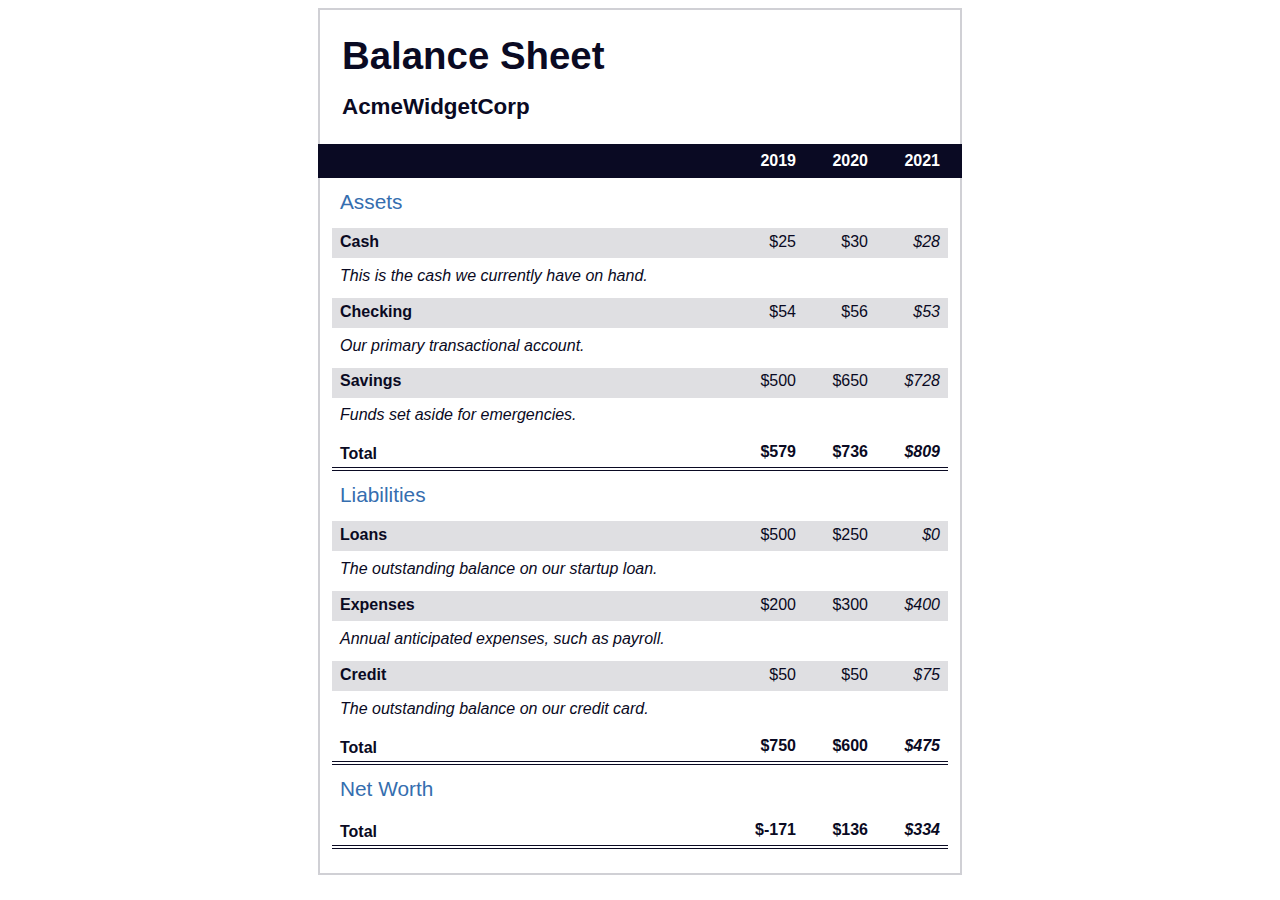
<file: IntroWebDev/BalanceSheet/index.html>
<!DOCTYPE html>
<html lang="en">
  <head>
    <meta charset="UTF-8" />
    <meta name="viewport" content="width=device-width, initial-scale=1.0" />
    <title>Balance Sheet</title>
    <link rel="stylesheet" href="./styles.css" />
  </head>
  <body>
    <main>
      <section>
        <h1>
          <span class="flex">
            <span>AcmeWidgetCorp</span>
            <span>Balance Sheet</span>
          </span>
        </h1>
        <div id="years" aria-hidden="true">
          <span class="year">2019</span>
          <span class="year">2020</span>
          <span class="year">2021</span>
        </div>
        <div class="table-wrap">
          <table>
            <caption>
              Assets
            </caption>
            <thead>
              <tr>
                <td></td>
                <th><span class="sr-only year">2019</span></th>
                <th><span class="sr-only year">2020</span></th>
                <th class="current"><span class="sr-only year">2021</span></th>
              </tr>
            </thead>
            <tbody>
              <tr class="data">
                <th>
                  Cash
                  <span class="description"
                    >This is the cash we currently have on hand.</span
                  >
                </th>
                <td>$25</td>
                <td>$30</td>
                <td class="current">$28</td>
              </tr>
              <tr class="data">
                <th>
                  Checking
                  <span class="description"
                    >Our primary transactional account.</span
                  >
                </th>
                <td>$54</td>
                <td>$56</td>
                <td class="current">$53</td>
              </tr>
              <tr class="data">
                <th>
                  Savings
                  <span class="description"
                    >Funds set aside for emergencies.</span
                  >
                </th>
                <td>$500</td>
                <td>$650</td>
                <td class="current">$728</td>
              </tr>
              <tr class="total">
                <th>Total <span class="sr-only">Assets</span></th>
                <td>$579</td>
                <td>$736</td>
                <td class="current">$809</td>
              </tr>
            </tbody>
          </table>
          <table>
            <caption>
              Liabilities
            </caption>
            <thead>
              <tr>
                <td></td>
                <th><span class="sr-only">2019</span></th>
                <th><span class="sr-only">2020</span></th>
                <th><span class="sr-only">2021</span></th>
              </tr>
            </thead>
            <tbody>
              <tr class="data">
                <th>
                  Loans
                  <span class="description"
                    >The outstanding balance on our startup loan.</span
                  >
                </th>
                <td>$500</td>
                <td>$250</td>
                <td class="current">$0</td>
              </tr>
              <tr class="data">
                <th>
                  Expenses
                  <span class="description"
                    >Annual anticipated expenses, such as payroll.</span
                  >
                </th>
                <td>$200</td>
                <td>$300</td>
                <td class="current">$400</td>
              </tr>
              <tr class="data">
                <th>
                  Credit
                  <span class="description"
                    >The outstanding balance on our credit card.</span
                  >
                </th>
                <td>$50</td>
                <td>$50</td>
                <td class="current">$75</td>
              </tr>
              <tr class="total">
                <th>Total <span class="sr-only">Liabilities</span></th>
                <td>$750</td>
                <td>$600</td>
                <td class="current">$475</td>
              </tr>
            </tbody>
          </table>
          <table>
            <caption>
              Net Worth
            </caption>
            <thead>
              <tr>
                <td></td>
                <th><span class="sr-only">2019</span></th>
                <th><span class="sr-only">2020</span></th>
                <th><span class="sr-only">2021</span></th>
              </tr>
            </thead>
            <tbody>
              <tr class="total">
                <th>Total <span class="sr-only">Net Worth</span></th>
                <td>$-171</td>
                <td>$136</td>
                <td class="current">$334</td>
              </tr>
            </tbody>
          </table>
        </div>
      </section>
    </main>
  </body>
</html>
</file>
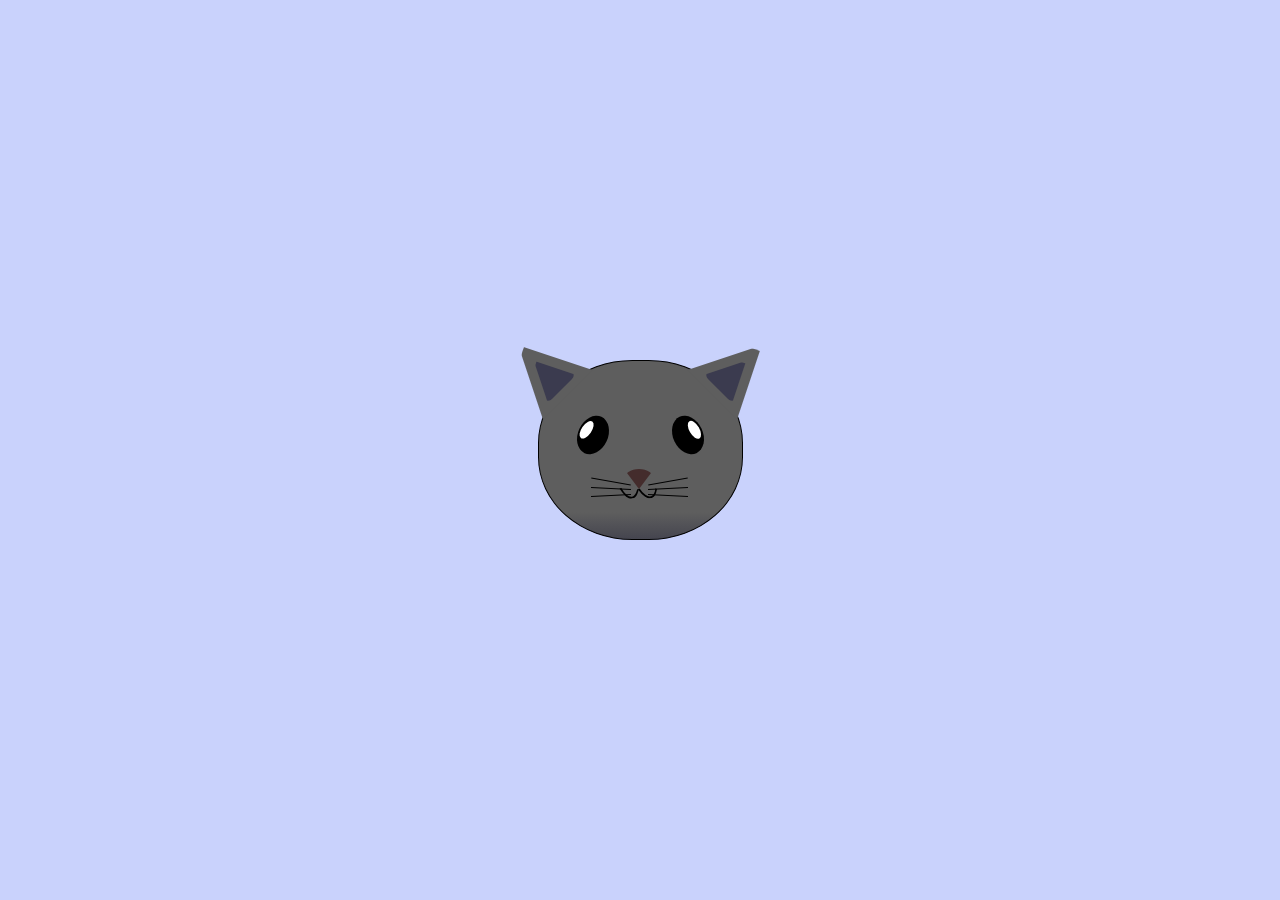
<file: IntroWebDev/CatPhoto/index.html>
<!DOCTYPE html>
<html lang="en">
  <head>
    <meta charset="UTF-8" />
    <title>fCC Cat Painting</title>
    <link rel="stylesheet" href="./styles.css" />
  </head>
  <body>
    <main>
      <div class="cat-head">
        <div class="cat-ears">
          <div class="cat-left-ear">
            <div class="cat-left-inner-ear"></div>
          </div>
          <div class="cat-right-ear">
            <div class="cat-right-inner-ear"></div>
          </div>
        </div>

        <div class="cat-eyes">
          <div class="cat-left-eye">
            <div class="cat-left-inner-eye"></div>
          </div>
          <div class="cat-right-eye">
            <div class="cat-right-inner-eye"></div>
          </div>
        </div>

        <div class="cat-nose"></div>

        <div class="cat-mouth">
          <div class="cat-mouth-line-left"></div>
          <div class="cat-mouth-line-right"></div>
        </div>

        <div class="cat-whiskers">
          <div class="cat-whiskers-left">
            <div class="cat-whisker-left-top"></div>
            <div class="cat-whisker-left-middle"></div>
            <div class="cat-whisker-left-bottom"></div>
          </div>
          <div class="cat-whiskers-right">
            <div class="cat-whisker-right-top"></div>
            <div class="cat-whisker-right-middle"></div>
            <div class="cat-whisker-right-bottom"></div>
          </div>
        </div>
      </div>
    </main>
  </body>
</html>
</file>
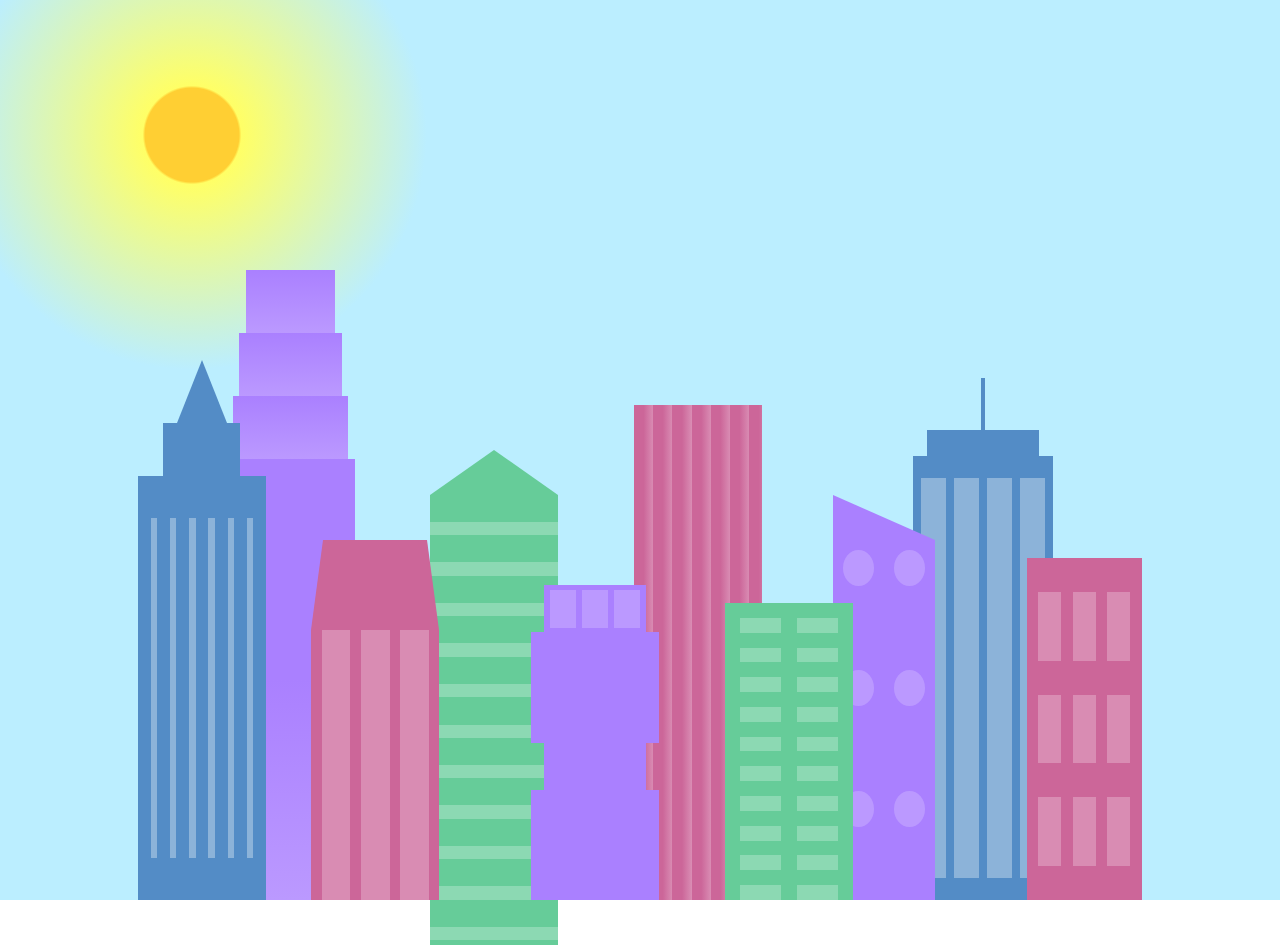
<file: IntroWebDev/CitySkyline/index.html>
<!DOCTYPE html>
<html lang="en">
  <head>
    <meta charset="UTF-8" />
    <title>City Skyline</title>
    <link href="styles.css" rel="stylesheet" />
  </head>

  <body>
    <div class="background-buildings sky">
      <div></div>
      <div></div>
      <div class="bb1 building-wrap">
        <div class="bb1a bb1-window"></div>
        <div class="bb1b bb1-window"></div>
        <div class="bb1c bb1-window"></div>
        <div class="bb1d"></div>
      </div>
      <div class="bb2">
        <div class="bb2a"></div>
        <div class="bb2b"></div>
      </div>
      <div class="bb3"></div>
      <div></div>
      <div class="bb4 building-wrap">
        <div class="bb4a"></div>
        <div class="bb4b"></div>
        <div class="bb4c window-wrap">
          <div class="bb4-window"></div>
          <div class="bb4-window"></div>
          <div class="bb4-window"></div>
          <div class="bb4-window"></div>
        </div>
      </div>
      <div></div>
      <div></div>
    </div>

    <div class="foreground-buildings">
      <div></div>
      <div></div>
      <div class="fb1 building-wrap">
        <div class="fb1a"></div>
        <div class="fb1b"></div>
        <div class="fb1c"></div>
      </div>
      <div class="fb2">
        <div class="fb2a"></div>
        <div class="fb2b window-wrap">
          <div class="fb2-window"></div>
          <div class="fb2-window"></div>
          <div class="fb2-window"></div>
        </div>
      </div>
      <div></div>
      <div class="fb3 building-wrap">
        <div class="fb3a window-wrap">
          <div class="fb3-window"></div>
          <div class="fb3-window"></div>
          <div class="fb3-window"></div>
        </div>
        <div class="fb3b"></div>
        <div class="fb3a"></div>
        <div class="fb3b"></div>
      </div>
      <div class="fb4">
        <div class="fb4a"></div>
        <div class="fb4b">
          <div class="fb4-window"></div>
          <div class="fb4-window"></div>
          <div class="fb4-window"></div>
          <div class="fb4-window"></div>
          <div class="fb4-window"></div>
          <div class="fb4-window"></div>
        </div>
      </div>
      <div class="fb5"></div>
      <div class="fb6"></div>
      <div></div>
      <div></div>
    </div>
  </body>
</html>
</file>
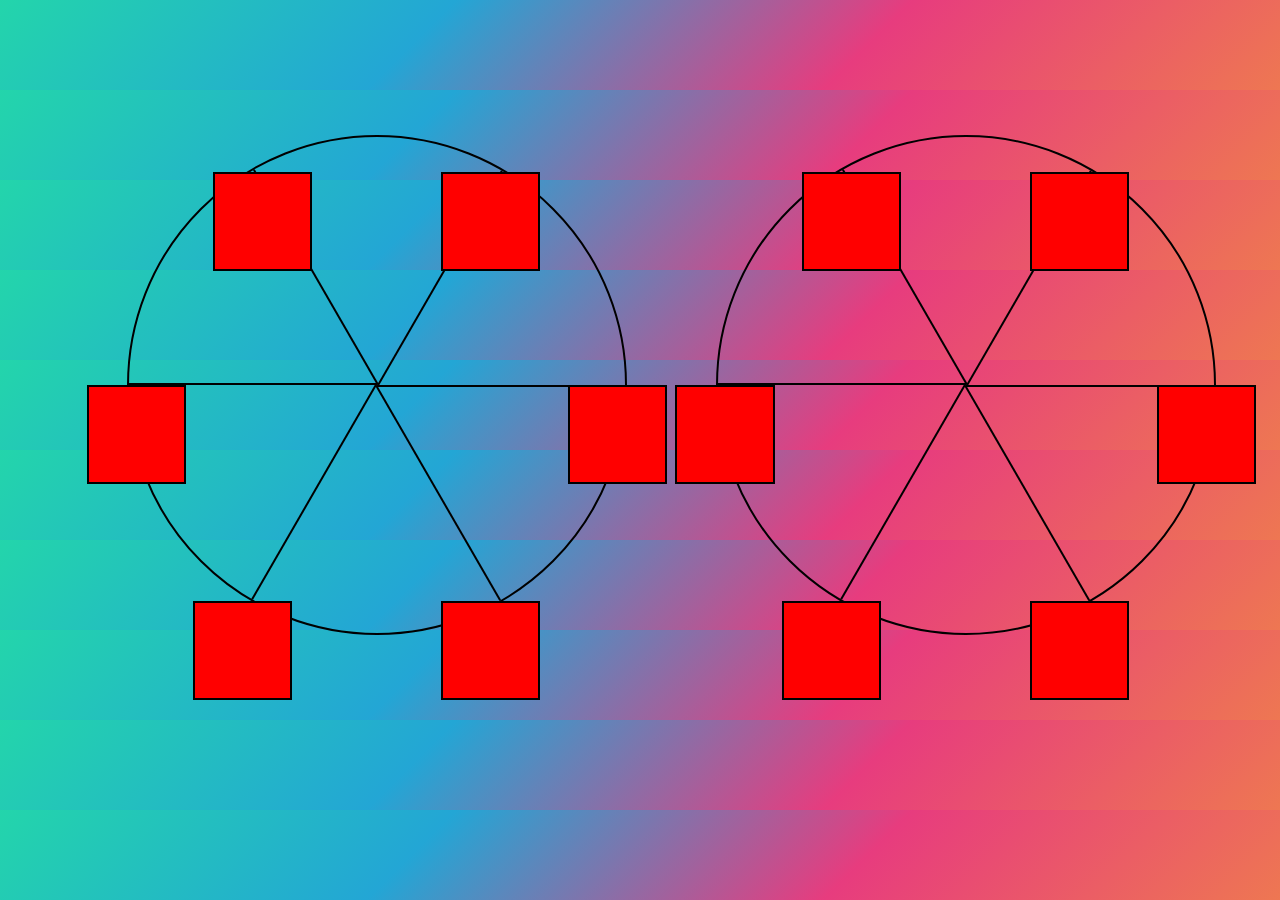
<file: IntroWebDev/FerrisWheel/index.html>
<!DOCTYPE html>
<html lang="en">
  <head>
    <meta charset="UTF-8" />
    <title>Ferris Wheel</title>
    <link rel="stylesheet" href="./styles.css" />
  </head>
  <body>
    <div class="wheel wheel-1">
      <span class="line"></span>
      <span class="line"></span>
      <span class="line"></span>
      <span class="line"></span>
      <span class="line"></span>
      <span class="line"></span>

      <div class="cabin"></div>
      <div class="cabin"></div>
      <div class="cabin"></div>
      <div class="cabin"></div>
      <div class="cabin"></div>
      <div class="cabin"></div>
    </div>

    <div class="wheel wheel-2">
      <span class="line"></span>
      <span class="line"></span>
      <span class="line"></span>
      <span class="line"></span>
      <span class="line"></span>
      <span class="line"></span>

      <div class="cabin"></div>
      <div class="cabin"></div>
      <div class="cabin"></div>
      <div class="cabin"></div>
      <div class="cabin"></div>
      <div class="cabin"></div>
    </div>
  </body>
</html>
</file>
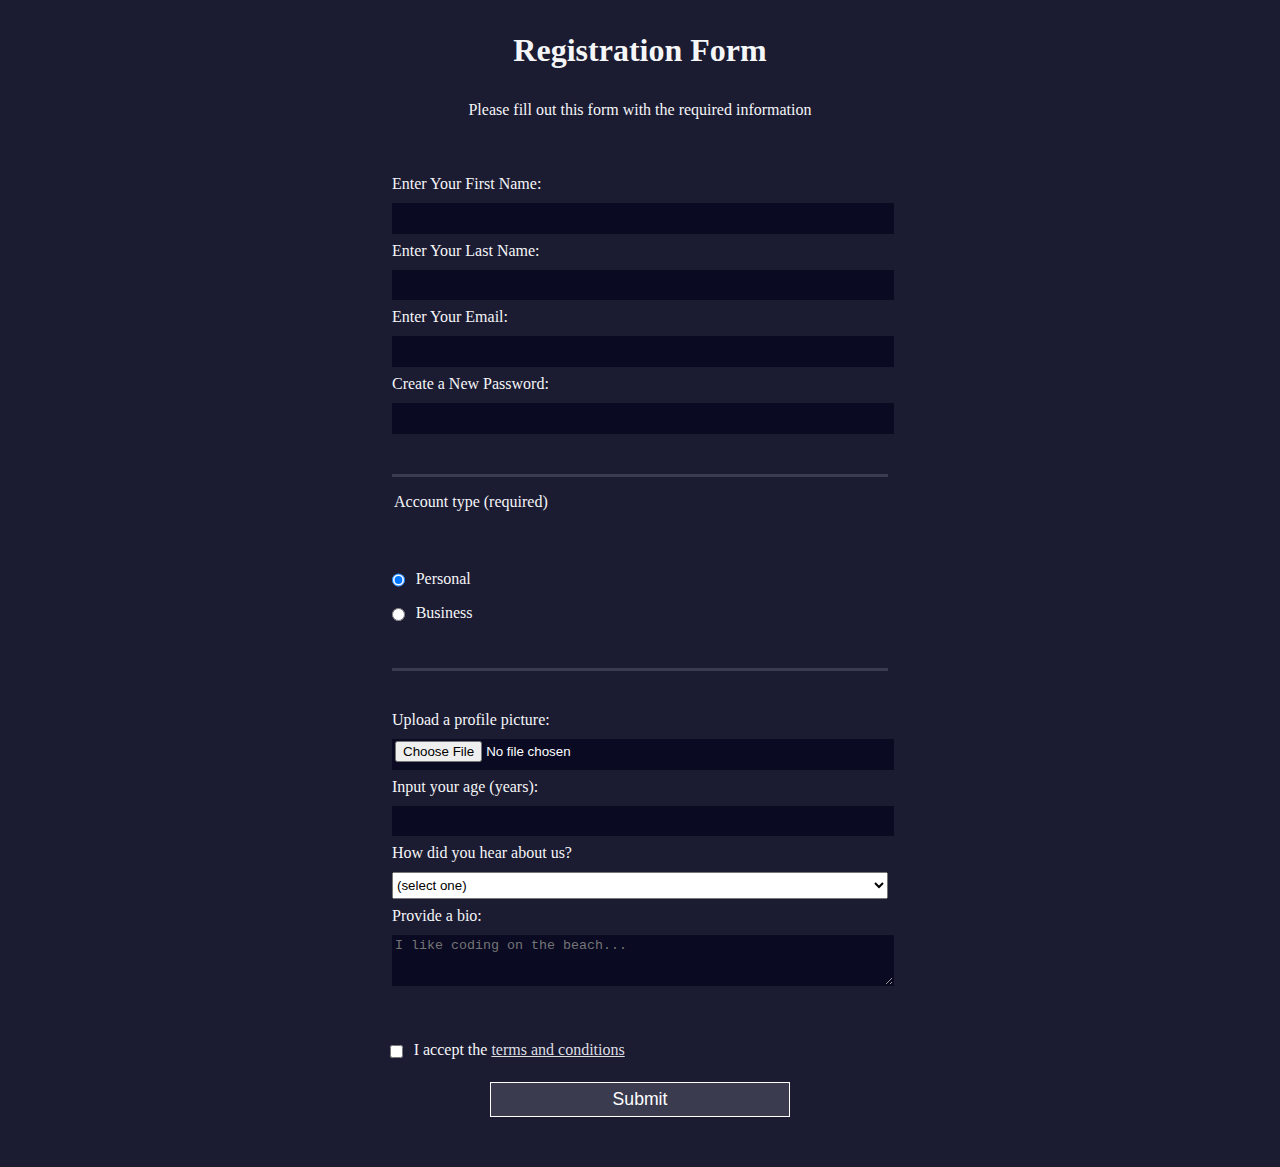
<file: IntroWebDev/Form/index.html>
<!DOCTYPE html>
<html lang="en">
  <head>
    <meta charset="UTF-8" />
    <title>Registration Form</title>
    <link rel="stylesheet" href="styles.css" />
  </head>
  <body>
    <h1>Registration Form</h1>
    <p>Please fill out this form with the required information</p>
    <form method="post" action="https://register-demo.freecodecamp.org">
      <fieldset>
        <label for="first-name"
          >Enter Your First Name:
          <input id="first-name" name="first-name" type="text" required
        /></label>
        <label for="last-name"
          >Enter Your Last Name:
          <input id="last-name" name="last-name" type="text" required
        /></label>
        <label for="email"
          >Enter Your Email:
          <input id="email" name="email" type="email" required
        /></label>
        <label for="new-password"
          >Create a New Password:
          <input
            id="new-password"
            name="new-password"
            type="password"
            pattern="[a-z0-5]{8,}"
            required
        /></label>
      </fieldset>
      <fieldset>
        <legend><p>Account type (required)</p></legend>
        <label for="personal-account"
          ><input
            id="personal-account"
            type="radio"
            name="account-type"
            class="inline"
            checked
          />
          Personal</label
        >
        <label for="business-account"
          ><input
            id="business-account"
            type="radio"
            name="account-type"
            class="inline"
          />
          Business</label
        >
      </fieldset>
      <fieldset>
        <label for="profile-picture"
          >Upload a profile picture:
          <input id="profile-picture" type="file" name="file"
        /></label>
        <label for="age"
          >Input your age (years):
          <input id="age" type="number" name="age" min="13" max="120" required
        /></label>
        <label for="referrer"
          >How did you hear about us?
          <select id="referrer" name="referrer">
            <option value="">(select one)</option>
            <option value="1">Instagram</option>
            <option value="2">Twitter (X)</option>
            <option value="3">LinkedIn</option>
            <option value="4">Other</option>
          </select>
        </label>
        <label for="bio"
          >Provide a bio:
          <textarea
            id="bio"
            name="bio"
            rows="3"
            cols="30"
            placeholder="I like coding on the beach..."
          ></textarea>
        </label>
      </fieldset>
      <label for="terms-and-conditions">
        <input
          class="inline"
          id="terms-and-conditions"
          type="checkbox"
          required
          name="terms-and-conditions"
        />
        I accept the
        <a href="https://www.freecodecamp.org/news/terms-of-service/"
          >terms and conditions</a
        >
      </label>
      <input type="submit" value="Submit" />
    </form>
  </body>
</html>
</file>
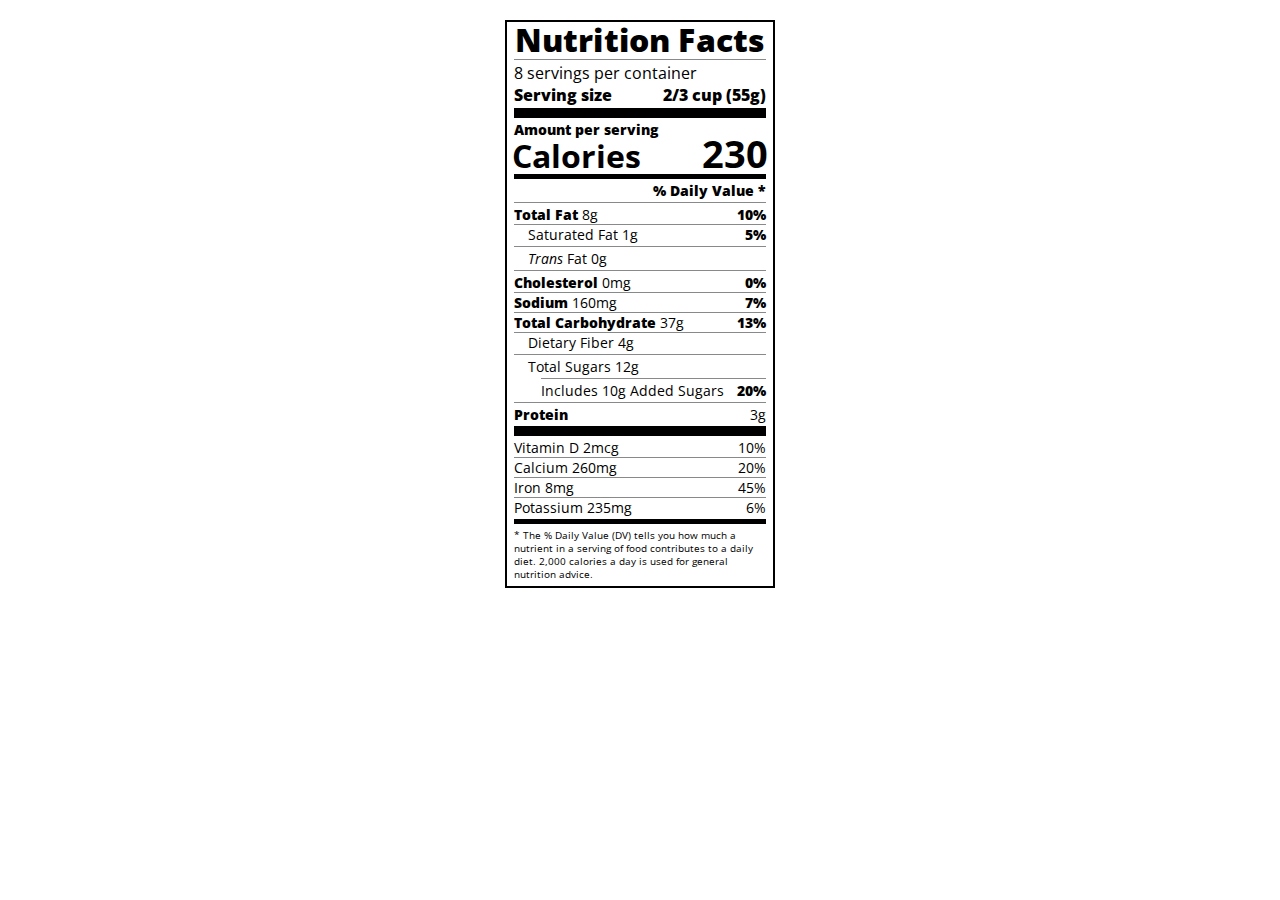
<file: IntroWebDev/NutritionLabel/index.html>
<!DOCTYPE html>
<html lang="en">
  <head>
    <meta charset="UTF-8" />
    <title>Nutrition Label</title>
    <link
      href="https://fonts.googleapis.com/css?family=Open+Sans:400,700,800"
      rel="stylesheet"
    />
    <link href="./styles.css" rel="stylesheet" />
  </head>

  <body>
    <div class="label">
      <header>
        <h1 class="bold">Nutrition Facts</h1>
        <div class="divider"></div>
        <p>8 servings per container</p>
        <p class="bold">Serving size <span>2/3 cup (55g)</span></p>
      </header>
      <div class="divider large"></div>
      <div class="calories-info">
        <div class="left-container">
          <h2 class="bold small-text">Amount per serving</h2>
          <p>Calories</p>
        </div>
        <span>230</span>
      </div>
      <div class="divider medium"></div>
      <div class="daily-value small-text">
        <p class="bold right no-divider">% Daily Value *</p>
        <div class="divider"></div>
        <p>
          <span><span class="bold">Total Fat</span> 8g</span>
          <span class="bold">10%</span>
        </p>
        <p class="indent no-divider">
          Saturated Fat 1g <span class="bold">5%</span>
        </p>
        <div class="divider"></div>
        <p class="indent no-divider">
          <span><i>Trans</i> Fat 0g</span>
        </p>
        <div class="divider"></div>
        <p>
          <span><span class="bold">Cholesterol</span> 0mg</span>
          <span class="bold">0%</span>
        </p>
        <p>
          <span><span class="bold">Sodium</span> 160mg</span>
          <span class="bold">7%</span>
        </p>
        <p>
          <span><span class="bold">Total Carbohydrate</span> 37g</span>
          <span class="bold">13%</span>
        </p>
        <p class="indent no-divider">Dietary Fiber 4g</p>
        <div class="divider"></div>
        <p class="indent no-divider">Total Sugars 12g</p>
        <div class="divider double-indent"></div>
        <p class="double-indent no-divider">
          Includes 10g Added Sugars <span class="bold">20%</span>
        </p>
        <div class="divider"></div>
        <p class="no-divider"><span class="bold">Protein</span> 3g</p>
        <div class="divider large"></div>
        <p>Vitamin D 2mcg <span>10%</span></p>
        <p>Calcium 260mg <span>20%</span></p>
        <p>Iron 8mg <span>45%</span></p>
        <p class="no-divider">Potassium 235mg <span>6%</span></p>
      </div>
      <div class="divider medium"></div>
      <p class="note">
        * The % Daily Value (DV) tells you how much a nutrient in a serving of
        food contributes to a daily diet. 2,000 calories a day is used for
        general nutrition advice.
      </p>
    </div>
  </body>
</html>
</file>
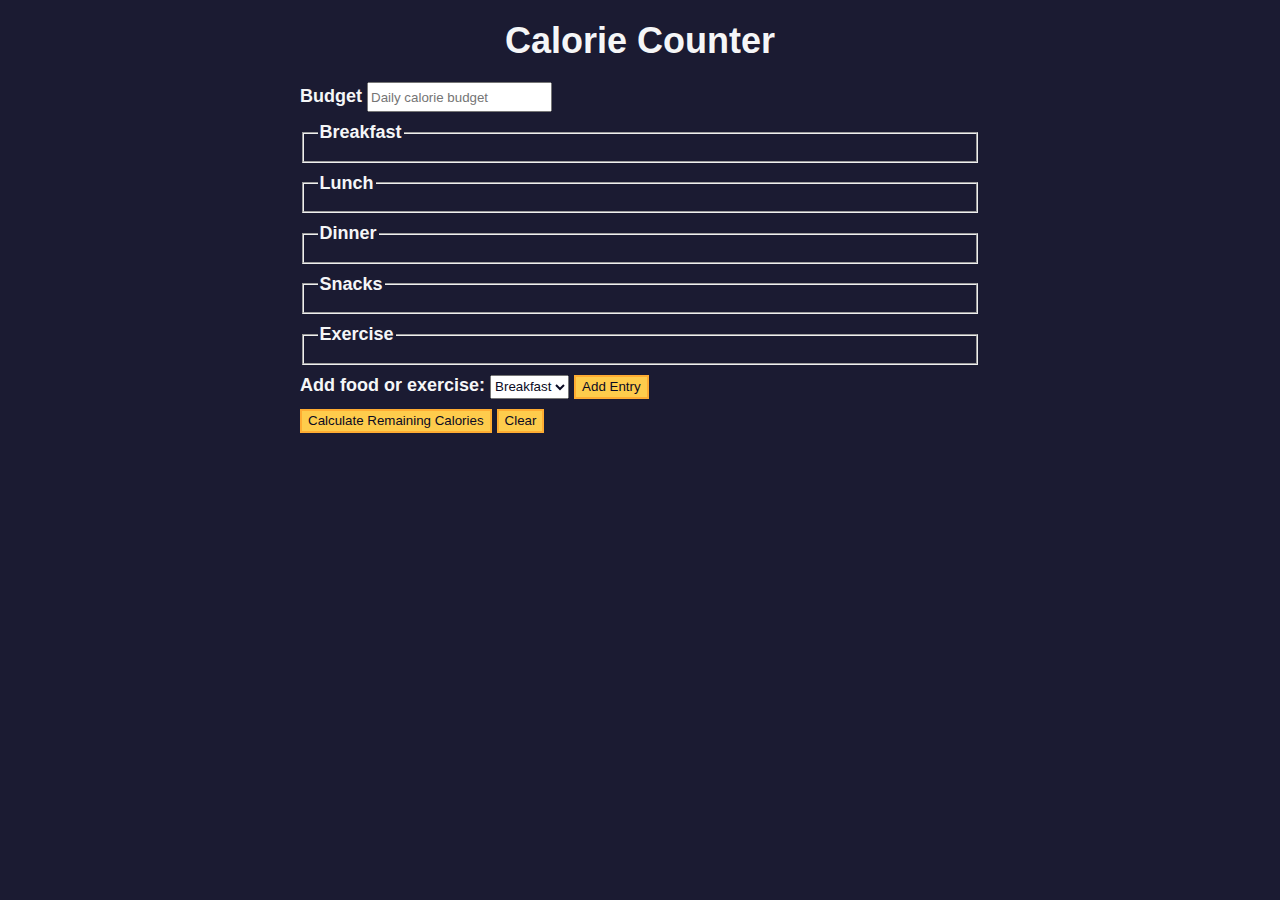
<file: JavaScript-Projects/calorieCounter/index.html>
<!DOCTYPE html>
<html lang="en">
  <head>
    <meta charset="utf-8" />
    <meta name="viewport" content="width=device-width, initial-scale=1.0" />
    <link rel="stylesheet" href="styles.css" />
    <title>Calorie Counter</title>
  </head>
  <body>
    <main>
      <h1>Calorie Counter</h1>
      <div class="container">
        <form id="calorie-counter">
          <label for="budget">Budget</label>
          <input
            type="number"
            min="0"
            id="budget"
            placeholder="Daily calorie budget"
            required
          />
          <fieldset id="breakfast">
            <legend>Breakfast</legend>
            <div class="input-container"></div>
          </fieldset>
          <fieldset id="lunch">
            <legend>Lunch</legend>
            <div class="input-container"></div>
          </fieldset>
          <fieldset id="dinner">
            <legend>Dinner</legend>
            <div class="input-container"></div>
          </fieldset>
          <fieldset id="snacks">
            <legend>Snacks</legend>
            <div class="input-container"></div>
          </fieldset>
          <fieldset id="exercise">
            <legend>Exercise</legend>
            <div class="input-container"></div>
          </fieldset>
          <div class="controls">
            <span>
              <label for="entry-dropdown">Add food or exercise:</label>
              <select id="entry-dropdown" name="options">
                <option value="breakfast" selected>Breakfast</option>
                <option value="lunch">Lunch</option>
                <option value="dinner">Dinner</option>
                <option value="snacks">Snacks</option>
                <option value="exercise">Exercise</option>
              </select>
              <button type="button" id="add-entry">Add Entry</button>
            </span>
          </div>
          <div>
            <button type="submit" id="calculate-calories">
              Calculate Remaining Calories
            </button>
            <button type="button" id="clear">Clear</button>
          </div>
        </form>
        <div id="output" class="output hide"></div>
      </div>
    </main>
    <script src="./script.js"></script>
  </body>
</html>
</file>
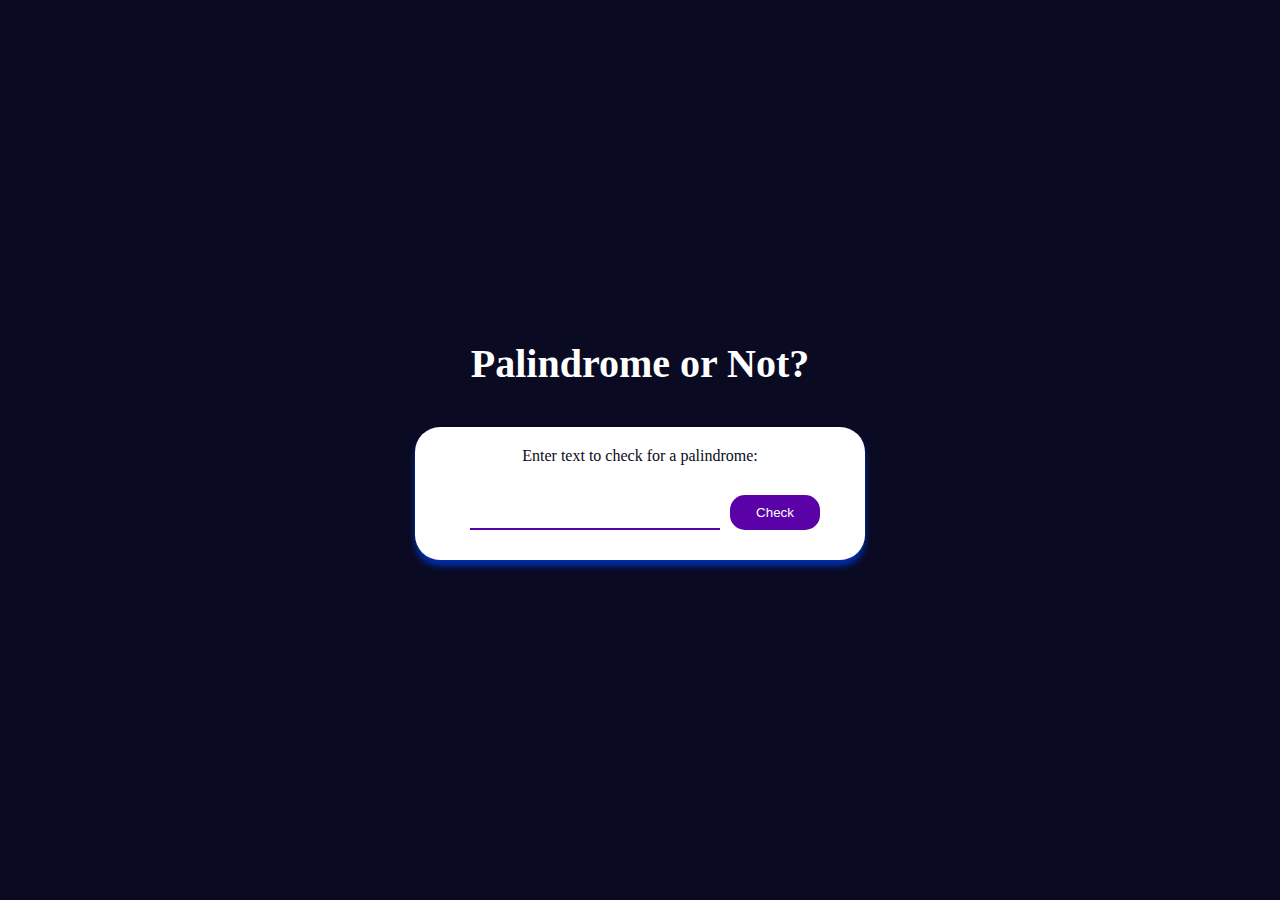
<file: JavaScript-Projects/checkPalindrome/index.html>
<!DOCTYPE html>
<html lang="en">
  <head>
    <meta charset="UTF-8" />
    <meta http-equiv="X-UA-Compatible" content="IE=edge" />
    <meta name="viewport" content="width=device-width, initial-scale=1.0" />
    <link
      rel="icon"
      type="image/png"
      href="https://cdn.freecodecamp.org/universal/favicons/favicon.ico"
    />
    <title>Palindrome Checker</title>
    <link rel="stylesheet" href="styles.css" />
  </head>
  <body>
    <main class="container">
      <!-- PAGE TITLE -->
      <h1 class="title">Palindrome or Not?</h1>
      <!-- MAIN PART -->
      <div class="palindrome-div">
        <label for="text-input">Enter text to check for a palindrome: </label>
        <input class="palindrome-input" id="text-input" value="" type="text" />
        <button class="palindrome-btn" id="check-btn">Check</button>
        <div class="results-div hidden" id="result"></div>
      </div>
    </main>
    <script src="script.js"></script>
  </body>
</html>
</file>
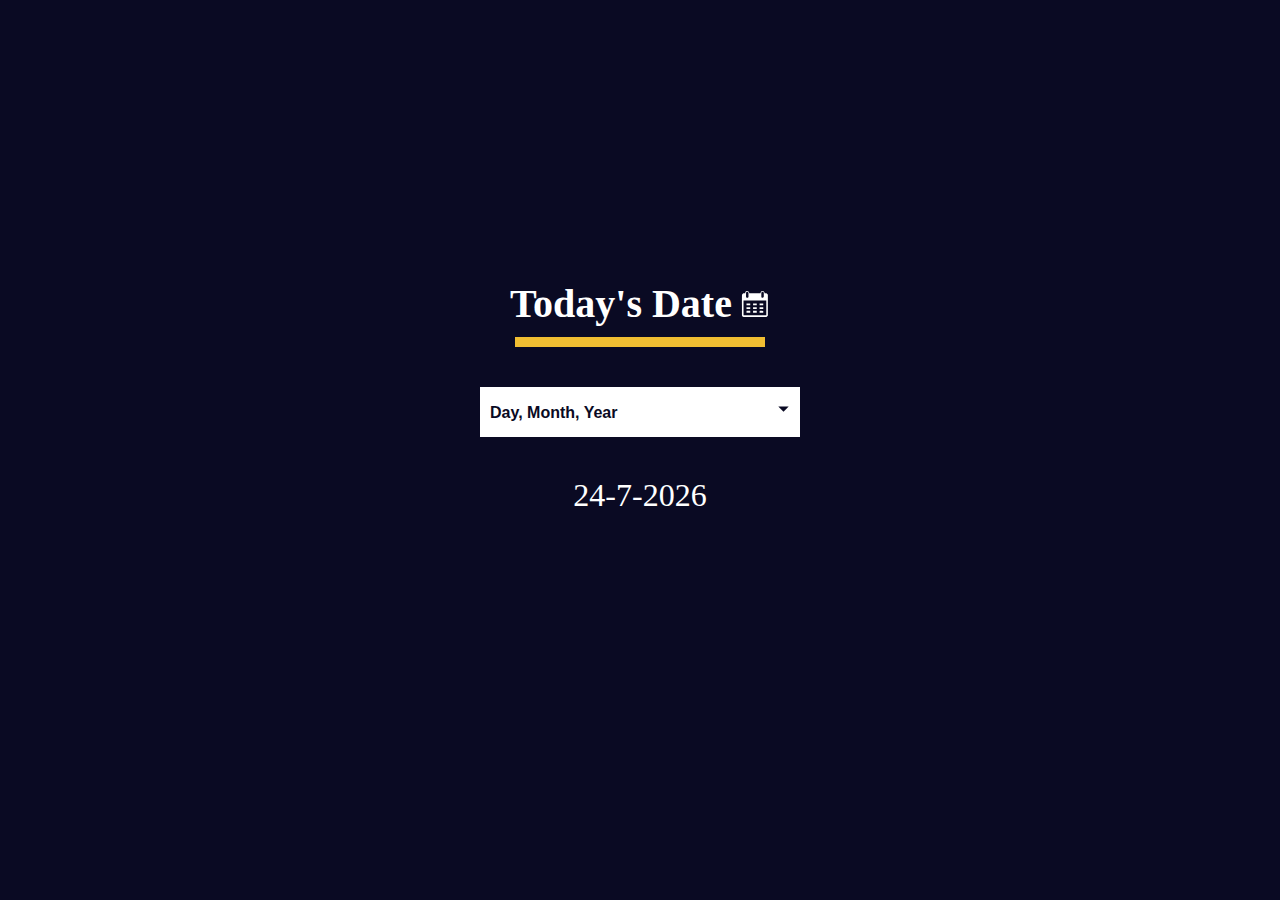
<file: JavaScript-Projects/dateFormatter/index.html>
<!DOCTYPE html>
<html lang="en">
  <head>
    <meta charset="UTF-8" />
    <meta http-equiv="X-UA-Compatible" content="IE=edge" />
    <meta name="viewport" content="width=device-width, initial-scale=1.0" />
    <title>Learn the Date Object by Building a Date Formatter</title>
    <link rel="stylesheet" href="./styles.css" />
  </head>
  <body>
    <main>
      <div class="title-container">
        <h1 class="title">Today's Date</h1>

        <svg
          class="date-svg"
          xmlns="http://www.w3.org/2000/svg"
          version="1.0"
          width="512.000000pt"
          height="512.000000pt"
          viewBox="0 0 512.000000 512.000000"
          preserveAspectRatio="xMidYMid meet"
        >
          <g
            transform="translate(0.000000,512.000000) scale(0.100000,-0.100000)"
            fill="#fff"
            stroke="none"
          >
            <path
              d="M1145 4777 c-71 -24 -120 -54 -164 -102 -59 -64 -83 -124 -89 -216 l-4 -77 -147 -3 c-142 -4 -149 -5 -213 -37 -81 -40 -149 -111 -177 -188 -21 -54 -21 -64 -21 -1789 0 -1725 0 -1735 21 -1789 28 -77 96 -148 177 -188 l67 -33 1950 0 1950 0 67 33 c74 36 133 96 170 170 l23 47 0 1760 0 1760 -23 47 c-37 74 -96 134 -169 170 -63 31 -71 32 -213 36 l-148 4 -4 77 c-8 133 -82 242 -200 297 -54 25 -75 29 -148 29 -94 -1 -151 -20 -220 -75 -75 -59 -130 -181 -130 -287 l0 -43 -954 0 -954 0 -7 74 c-12 137 -89 251 -201 303 -66 30 -179 39 -239 20z m209 -164 c23 -16 52 -49 66 -73 l25 -45 0 -365 0 -365 -28 -47 c-30 -52 -88 -92 -149 -103 -54 -10 -137 17 -175 57 -65 69 -64 60 -61 471 l3 373 27 41 c17 26 45 50 80 68 71 35 151 31 212 -12z m2594 11 c41 -20 59 -37 82 -78 l30 -51 0 -360 c0 -329 -2 -364 -19 -401 -36 -79 -137 -133 -222 -119 -57 10 -125 58 -151 107 -23 42 -23 50 -26 388 -3 377 -1 403 51 465 62 76 162 95 255 49z m537 -2717 l0 -1239 -24 -19 c-23 -19 -67 -19 -1916 -19 -1849 0 -1893 0 -1916 19 l-24 19 -3 1241 -2 1241 1942 -2 1943 -3 0 -1238z"
            />
            <path
              d="M1112 2493 l3 -158 318 -3 317 -2 0 160 0 160 -320 0 -321 0 3 -157z"
            />
            <path
              d="M2230 2490 l0 -160 315 0 315 0 0 160 0 160 -315 0 -315 0 0 -160z"
            />
            <path
              d="M3342 2493 l3 -158 310 0 310 0 3 158 3 157 -316 0 -316 0 3 -157z"
            />
            <path
              d="M1110 1855 l0 -155 320 0 320 0 0 155 0 155 -320 0 -320 0 0 -155z"
            />
            <path
              d="M2230 1855 l0 -155 315 0 315 0 0 155 0 155 -315 0 -315 0 0 -155z"
            />
            <path
              d="M3340 1855 l0 -155 315 0 315 0 0 155 0 155 -315 0 -315 0 0 -155z"
            />
            <path
              d="M1117 1383 c-4 -3 -7 -78 -7 -165 l0 -158 320 0 320 0 0 165 0 165 -313 0 c-173 0 -317 -3 -320 -7z"
            />
            <path
              d="M2230 1225 l0 -165 315 0 315 0 0 165 0 165 -315 0 -315 0 0 -165z"
            />
            <path
              d="M3347 1383 c-4 -3 -7 -78 -7 -165 l0 -158 315 0 315 0 -2 163 -3 162 -306 3 c-168 1 -308 -1 -312 -5z"
            />
          </g>
        </svg>
      </div>
      <div class="divider"></div>

      <div class="dropdown-container">
        <select name="date-options" id="date-options">
          <option value="dd-mm-yyyy">Day, Month, Year</option>
          <option value="yyyy-mm-dd">Year, Month, Day</option>
          <option value="mm-dd-yyyy-h-mm">
            Month, Day, Year, Hours, Minutes
          </option>
        </select>
        <div class="select-icon">
          <svg
            class="icon"
            xmlns="http://www.w3.org/2000/svg"
            width="25"
            height="35"
            viewBox="0 0 24 24"
          >
            <rect x="0" fill="none" width="24" height="24" />

            <g>
              <path d="M7 10l5 5 5-5" />
            </g>
          </svg>
        </div>
      </div>

      <p id="current-date"></p>
    </main>

    <script src="./script.js"></script>
  </body>
</html>
</file>
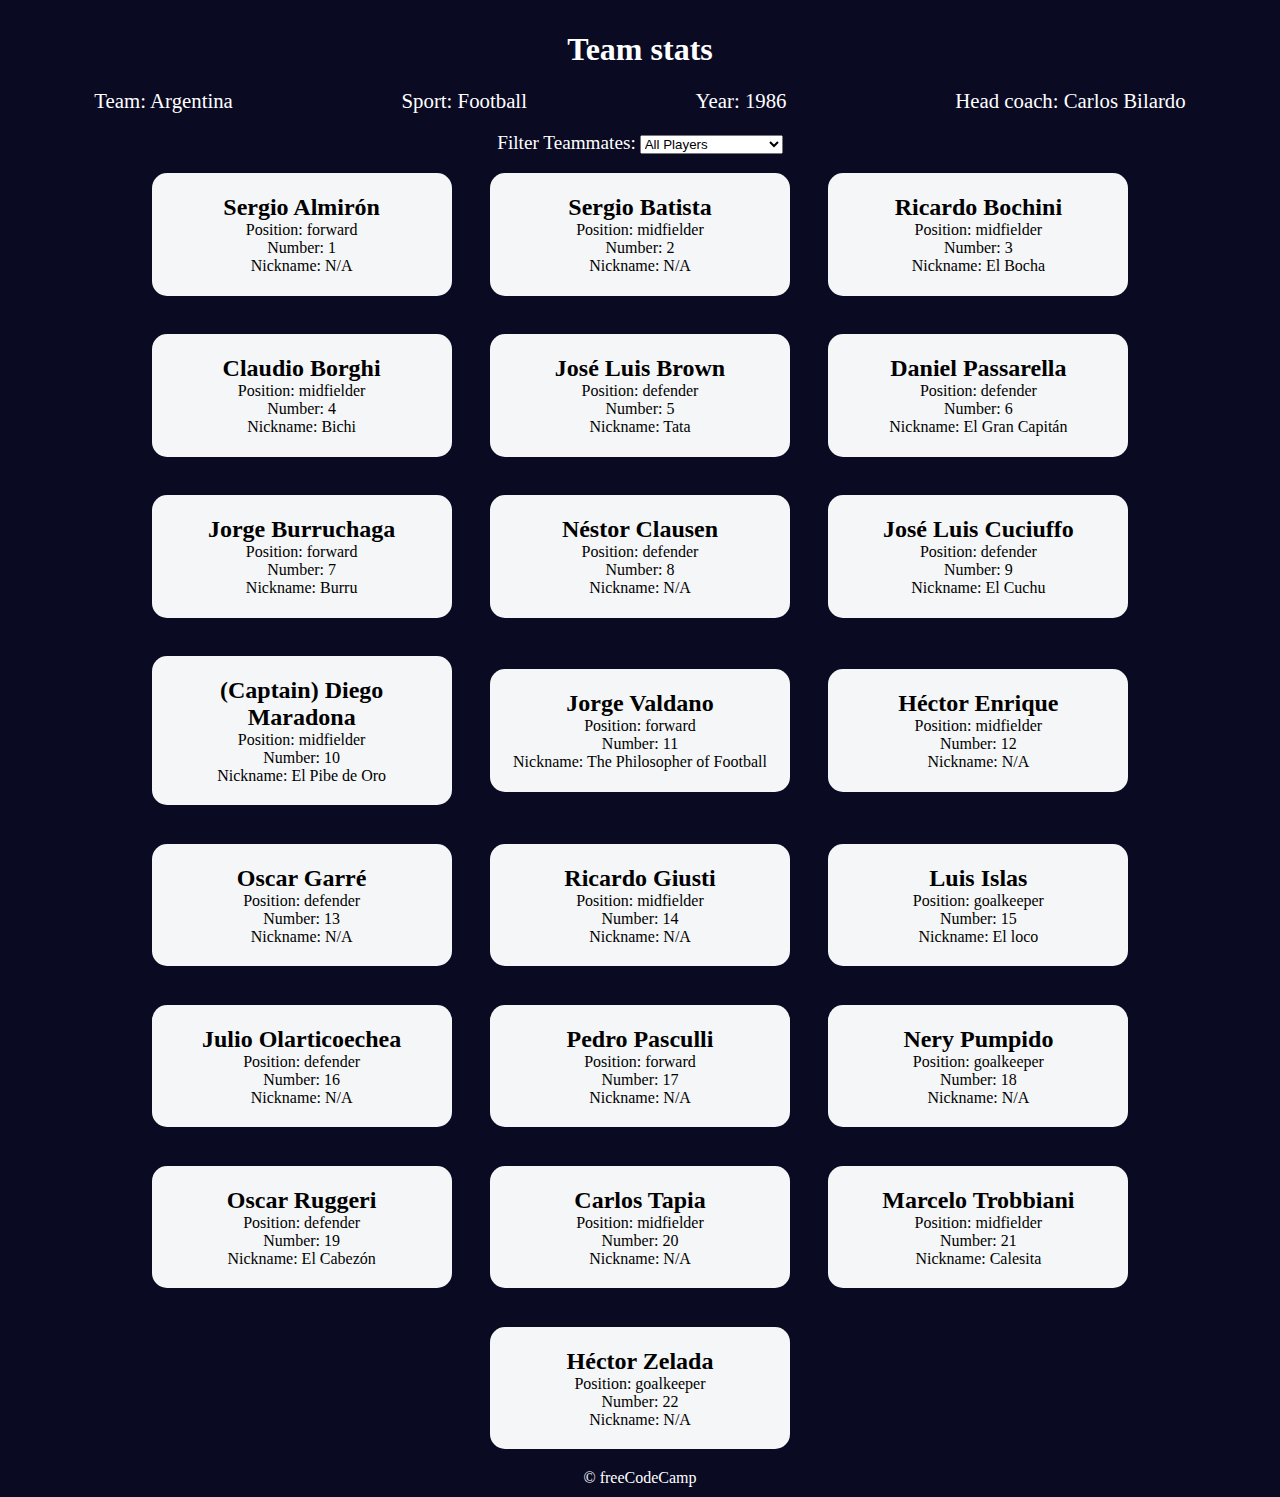
<file: JavaScript-Projects/footballTeamCards/index.html>
<!DOCTYPE html>
<html lang="en">
  <head>
    <meta charset="UTF-8" />
    <meta http-equiv="X-UA-Compatible" content="IE=edge" />
    <meta name="viewport" content="width=device-width, initial-scale=1.0" />
    <title>
      Learn Modern JavaScript methods by building football team cards
    </title>
    <link rel="stylesheet" href="styles.css" />
  </head>
  <body>
    <h1 class="title">Team stats</h1>
    <main>
      <div class="team-stats">
        <p>Team: <span id="team"></span></p>
        <p>Sport: <span id="sport"></span></p>
        <p>Year: <span id="year"></span></p>
        <p>Head coach: <span id="head-coach"></span></p>
      </div>
      <label class="options-label" for="players">Filter Teammates:</label>
      <select name="players" id="players">
        <option value="all">All Players</option>
        <option value="nickname">Nicknames</option>
        <option value="forward">Position Forward</option>
        <option value="midfielder">Position Midfielder</option>
        <option value="defender">Position Defender</option>
        <option value="goalkeeper">Position Goalkeeper</option>
      </select>
      <div class="cards" id="player-cards">
        <div class="player-card">
          <h2>Sergio Almirón</h2>
          <p>Position: forward</p>
          <p>Number: 1</p>
          <p>Nickname: N/A</p>
        </div>
        <div class="player-card">
          <h2>Sergio Batista</h2>
          <p>Position: midfielder</p>
          <p>Number: 2</p>
          <p>Nickname: N/A</p>
        </div>
        <div class="player-card">
          <h2>Ricardo Bochini</h2>
          <p>Position: midfielder</p>
          <p>Number: 3</p>
          <p>Nickname: El Bocha</p>
        </div>
        <div class="player-card">
          <h2>Claudio Borghi</h2>
          <p>Position: midfielder</p>
          <p>Number: 4</p>
          <p>Nickname: Bichi</p>
        </div>
        <div class="player-card">
          <h2>José Luis Brown</h2>
          <p>Position: defender</p>
          <p>Number: 5</p>
          <p>Nickname: Tata</p>
        </div>
        <div class="player-card">
          <h2>Daniel Passarella</h2>
          <p>Position: defender</p>
          <p>Number: 6</p>
          <p>Nickname: El Gran Capitán</p>
        </div>
        <div class="player-card">
          <h2>Jorge Burruchaga</h2>
          <p>Position: forward</p>
          <p>Number: 7</p>
          <p>Nickname: Burru</p>
        </div>
        <div class="player-card">
          <h2>Néstor Clausen</h2>
          <p>Position: defender</p>
          <p>Number: 8</p>
          <p>Nickname: N/A</p>
        </div>
        <div class="player-card">
          <h2>José Luis Cuciuffo</h2>
          <p>Position: defender</p>
          <p>Number: 9</p>
          <p>Nickname: El Cuchu</p>
        </div>
        <div class="player-card">
          <h2>(Captain) Diego Maradona</h2>
          <p>Position: midfielder</p>
          <p>Number: 10</p>
          <p>Nickname: El Pibe de Oro</p>
        </div>
        <div class="player-card">
          <h2>Jorge Valdano</h2>
          <p>Position: forward</p>
          <p>Number: 11</p>
          <p>Nickname: The Philosopher of Football</p>
        </div>
        <div class="player-card">
          <h2>Héctor Enrique</h2>
          <p>Position: midfielder</p>
          <p>Number: 12</p>
          <p>Nickname: N/A</p>
        </div>
        <div class="player-card">
          <h2>Oscar Garré</h2>
          <p>Position: defender</p>
          <p>Number: 13</p>
          <p>Nickname: N/A</p>
        </div>
        <div class="player-card">
          <h2>Ricardo Giusti</h2>
          <p>Position: midfielder</p>
          <p>Number: 14</p>
          <p>Nickname: N/A</p>
        </div>
        <div class="player-card">
          <h2>Luis Islas</h2>
          <p>Position: goalkeeper</p>
          <p>Number: 15</p>
          <p>Nickname: El loco</p>
        </div>
        <div class="player-card">
          <h2>Julio Olarticoechea</h2>
          <p>Position: defender</p>
          <p>Number: 16</p>
          <p>Nickname: N/A</p>
        </div>
        <div class="player-card">
          <h2>Pedro Pasculli</h2>
          <p>Position: forward</p>
          <p>Number: 17</p>
          <p>Nickname: N/A</p>
        </div>
        <div class="player-card">
          <h2>Nery Pumpido</h2>
          <p>Position: goalkeeper</p>
          <p>Number: 18</p>
          <p>Nickname: N/A</p>
        </div>
        <div class="player-card">
          <h2>Oscar Ruggeri</h2>
          <p>Position: defender</p>
          <p>Number: 19</p>
          <p>Nickname: El Cabezón</p>
        </div>
        <div class="player-card">
          <h2>Carlos Tapia</h2>
          <p>Position: midfielder</p>
          <p>Number: 20</p>
          <p>Nickname: N/A</p>
        </div>
        <div class="player-card">
          <h2>Marcelo Trobbiani</h2>
          <p>Position: midfielder</p>
          <p>Number: 21</p>
          <p>Nickname: Calesita</p>
        </div>
        <div class="player-card">
          <h2>Héctor Zelada</h2>
          <p>Position: goalkeeper</p>
          <p>Number: 22</p>
          <p>Nickname: N/A</p>
        </div>
      </div>
    </main>
    <footer>&copy; freeCodeCamp</footer>
    <script src="./script.js"></script>
  </body>
</html>
</file>
<file: IntroWebDev/BalanceSheet/styles.css>
span[class~="sr-only"] {
  border: 0 !important;
  clip: rect(1px, 1px, 1px, 1px) !important;
  clip-path: inset(50%) !important;
  height: 1px !important;
  width: 1px !important;
  position: absolute !important;
  overflow: hidden !important;
  white-space: nowrap !important;
  padding: 0 !important;
  margin: -1px !important;
}

html {
  box-sizing: border-box;
}

body {
  font-family: sans-serif;
  color: #0a0a23;
}

h1 {
  max-width: 37.25rem;
  margin: 0 auto;
  padding: 1.5rem 1.25rem;
}

h1 .flex {
  display: flex;
  flex-direction: column-reverse;
  gap: 1rem;
}

h1 .flex span:first-of-type {
  font-size: 0.7em;
}

h1 .flex span:last-of-type {
  font-size: 1.2em;
}

section {
  max-width: 40rem;
  margin: 0 auto;
  border: 2px solid #d0d0d5;
}

#years {
  display: flex;
  justify-content: flex-end;
  position: sticky;
  z-index: 999;
  top: 0;
  background: #0a0a23;
  color: #fff;
  padding: 0.5rem calc(1.25rem + 2px) 0.5rem 0;
  margin: 0 -2px;
}

#years span[class] {
  font-weight: bold;
  width: 4.5rem;
  text-align: right;
}

.table-wrap {
  padding: 0 0.75rem 1.5rem 0.75rem;
}

table {
  border-collapse: collapse;
  border: 0;
  width: 100%;
  position: relative;
  margin-top: 3rem;
}

table caption {
  color: #356eaf;
  font-size: 1.3em;
  font-weight: normal;
  position: absolute;
  top: -2.25rem;
  left: 0.5rem;
}

tbody td {
  width: 100vw;
  min-width: 4rem;
  max-width: 4rem;
}

tbody th {
  width: calc(100% - 12rem);
}

tr[class="total"] {
  border-bottom: 4px double #0a0a23;
  font-weight: bold;
}

tr[class="total"] th {
  text-align: left;
  padding: 0.5rem 0 0.25rem 0.5rem;
}

tr.total td {
  text-align: right;
  padding: 0 0.25rem;
}

tr.total td:nth-of-type(3) {
  padding-right: 0.5rem;
}

tr.total:hover {
  background-color: #99c9ff;
}

td.current {
  font-style: italic;
}

tr.data {
  background-image: linear-gradient(
    to bottom,
    #dfdfe2 1.845rem,
    white 1.845rem
  );
}

tr.data th {
  text-align: left;
  padding-top: 0.3rem;
  padding-left: 0.5rem;
}

tr.data th .description {
  display: block;
  font-weight: normal;
  font-style: italic;
  padding: 1rem 0 0.75rem;
  margin-right: -13.5rem;
}

tr.data td {
  vertical-align: top;
  padding: 0.3rem 0.25rem 0;
  text-align: right;
}

tr.data td:last-of-type {
  padding-right: 0.5rem;
}
</file>
<file: IntroWebDev/CatPhoto/styles.css>
* {
  box-sizing: border-box;
}

body {
  background-color: #c9d2fc;
}

.cat-head {
  position: absolute;
  right: 0;
  left: 0;
  top: 0;
  bottom: 0;
  margin: auto;
  background: linear-gradient(#5e5e5e 85%, #45454f 100%);
  width: 205px;
  height: 180px;
  border: 1px solid #000;
  border-radius: 46%;
}

.cat-left-ear {
  position: absolute;
  top: -26px;
  left: -31px;
  z-index: 1;
  border-top-left-radius: 90px;
  border-top-right-radius: 10px;
  transform: rotate(-45deg);
  border-left: 35px solid transparent;
  border-right: 35px solid transparent;
  border-bottom: 70px solid #5e5e5e;
}

.cat-right-ear {
  position: absolute;
  top: -26px;
  left: 163px;
  z-index: 1;
  transform: rotate(45deg);
  border-top-left-radius: 90px;
  border-top-right-radius: 10px;
  border-left: 35px solid transparent;
  border-right: 35px solid transparent;
  border-bottom: 70px solid #5e5e5e;
}

.cat-left-inner-ear {
  position: absolute;
  top: 22px;
  left: -20px;
  border-top-left-radius: 90px;
  border-top-right-radius: 10px;
  border-bottom-right-radius: 40%;
  border-bottom-left-radius: 40%;
  border-left: 20px solid transparent;
  border-right: 20px solid transparent;
  border-bottom: 40px solid #3b3b4f;
}

.cat-right-inner-ear {
  position: absolute;
  top: 22px;
  left: -20px;
  border-top-left-radius: 90px;
  border-top-right-radius: 10px;
  border-bottom-right-radius: 40%;
  border-bottom-left-radius: 40%;
  border-left: 20px solid transparent;
  border-right: 20px solid transparent;
  border-bottom: 40px solid #3b3b4f;
}

.cat-left-eye {
  position: absolute;
  top: 54px;
  left: 39px;
  border-radius: 60%;
  transform: rotate(25deg);
  width: 30px;
  height: 40px;
  background-color: #000;
}

.cat-right-eye {
  position: absolute;
  top: 54px;
  left: 134px;
  border-radius: 60%;
  transform: rotate(-25deg);
  width: 30px;
  height: 40px;
  background-color: #000;
}

.cat-left-inner-eye {
  position: absolute;
  top: 8px;
  left: 2px;
  width: 10px;
  height: 20px;
  transform: rotate(10deg);
  background-color: #fff;
  border-radius: 60%;
}

.cat-right-inner-eye {
  position: absolute;
  top: 8px;
  left: 18px;
  transform: rotate(-5deg);
  width: 10px;
  height: 20px;
  background-color: #fff;
  border-radius: 60%;
}

.cat-nose {
  position: absolute;
  top: 108px;
  left: 85px;
  border-top-left-radius: 50%;
  border-bottom-right-radius: 50%;
  border-bottom-left-radius: 50%;
  transform: rotate(180deg);
  border-left: 15px solid transparent;
  border-right: 15px solid transparent;
  border-bottom: 20px solid #442c2c;
}

.cat-mouth div {
  width: 30px;
  height: 50px;
  border: 2px solid #000;
  border-radius: 190%/190px 150px 0 0;
  border-color: black transparent transparent transparent;
}

.cat-mouth-line-left {
  position: absolute;
  top: 88px;
  left: 74px;
  transform: rotate(170deg);
}

.cat-mouth-line-right {
  position: absolute;
  top: 88px;
  left: 91px;
  transform: rotate(165deg);
}

.cat-whiskers-left div {
  width: 40px;
  height: 1px;
  background-color: #000;
}

.cat-whiskers-right div {
  width: 40px;
  height: 1px;
  background-color: #000;
}

.cat-whisker-left-top {
  position: absolute;
  top: 120px;
  left: 52px;
  transform: rotate(10deg);
}

.cat-whisker-left-middle {
  position: absolute;
  top: 127px;
  left: 52px;
  transform: rotate(3deg);
}

.cat-whisker-left-bottom {
  position: absolute;
  top: 134px;
  left: 52px;
  transform: rotate(-3deg);
}

.cat-whisker-right-top {
  position: absolute;
  top: 120px;
  left: 109px;
  transform: rotate(-10deg);
}

.cat-whisker-right-middle {
  position: absolute;
  top: 127px;
  left: 109px;
  transform: rotate(-3deg);
}

.cat-whisker-right-bottom {
  position: absolute;
  top: 134px;
  left: 109px;
  transform: rotate(3deg);
}
</file>
<file: IntroWebDev/CitySkyline/styles.css>
:root {
  --building-color1: #aa80ff;
  --building-color2: #66cc99;
  --building-color3: #cc6699;
  --building-color4: #538cc6;
  --window-color1: #bb99ff;
  --window-color2: #8cd9b3;
  --window-color3: #d98cb3;
  --window-color4: #8cb3d9;
}

* {
  box-sizing: border-box;
}

body {
  height: 100vh;
  margin: 0;
  overflow: hidden;
}

.background-buildings,
.foreground-buildings {
  width: 100%;
  height: 100%;
  display: flex;
  align-items: flex-end;
  justify-content: space-evenly;
  position: absolute;
  top: 0;
}

.building-wrap {
  display: flex;
  flex-direction: column;
  align-items: center;
}

.window-wrap {
  display: flex;
  align-items: center;
  justify-content: space-evenly;
}

.sky {
  background: radial-gradient(
    closest-corner circle at 15% 15%,
    #ffcf33,
    #ffcf33 20%,
    #ffff66 21%,
    #bbeeff 100%
  );
}

/* BACKGROUND BUILDINGS - "bb" stands for "background building" */
.bb1 {
  width: 10%;
  height: 70%;
}

.bb1a {
  width: 70%;
}

.bb1b {
  width: 80%;
}

.bb1c {
  width: 90%;
}

.bb1d {
  width: 100%;
  height: 70%;
  background: linear-gradient(var(--building-color1) 50%, var(--window-color1));
}

.bb1-window {
  height: 10%;
  background: linear-gradient(var(--building-color1), var(--window-color1));
}

.bb2 {
  width: 10%;
  height: 50%;
}

.bb2a {
  border-bottom: 5vh solid var(--building-color2);
  border-left: 5vw solid transparent;
  border-right: 5vw solid transparent;
}

.bb2b {
  width: 100%;
  height: 100%;
  background: repeating-linear-gradient(
    var(--building-color2),
    var(--building-color2) 6%,
    var(--window-color2) 6%,
    var(--window-color2) 9%
  );
}

.bb3 {
  width: 10%;
  height: 55%;
  background: repeating-linear-gradient(
    90deg,
    var(--building-color3),
    var(--building-color3),
    var(--window-color3) 15%
  );
}

.bb4 {
  width: 11%;
  height: 58%;
}

.bb4a {
  width: 3%;
  height: 10%;
  background-color: var(--building-color4);
}

.bb4b {
  width: 80%;
  height: 5%;
  background-color: var(--building-color4);
}

.bb4c {
  width: 100%;
  height: 85%;
  background-color: var(--building-color4);
}

.bb4-window {
  width: 18%;
  height: 90%;
  background-color: var(--window-color4);
}

/* FOREGROUND BUILDINGS - "fb" stands for "foreground building" */
.fb1 {
  width: 10%;
  height: 60%;
}

.fb1a {
  border-bottom: 7vh solid var(--building-color4);
  border-left: 2vw solid transparent;
  border-right: 2vw solid transparent;
}

.fb1b {
  width: 60%;
  height: 10%;
  background-color: var(--building-color4);
}

.fb1c {
  width: 100%;
  height: 80%;
  background: repeating-linear-gradient(
      90deg,
      var(--building-color4),
      var(--building-color4) 10%,
      transparent 10%,
      transparent 15%
    ),
    repeating-linear-gradient(
      var(--building-color4),
      var(--building-color4) 10%,
      var(--window-color4) 10%,
      var(--window-color4) 90%
    );
}

.fb2 {
  width: 10%;
  height: 40%;
}

.fb2a {
  width: 100%;
  border-bottom: 10vh solid var(--building-color3);
  border-left: 1vw solid transparent;
  border-right: 1vw solid transparent;
}

.fb2b {
  width: 100%;
  height: 75%;
  background-color: var(--building-color3);
}

.fb2-window {
  width: 22%;
  height: 100%;
  background-color: var(--window-color3);
}

.fb3 {
  width: 10%;
  height: 35%;
}

.fb3a {
  width: 80%;
  height: 15%;
  background-color: var(--building-color1);
}

.fb3b {
  width: 100%;
  height: 35%;
  background-color: var(--building-color1);
}

.fb3-window {
  width: 25%;
  height: 80%;
  background-color: var(--window-color1);
}

.fb4 {
  width: 8%;
  height: 45%;
  position: relative;
  left: 10%;
}

.fb4a {
  border-top: 5vh solid transparent;
  border-left: 8vw solid var(--building-color1);
}

.fb4b {
  width: 100%;
  height: 89%;
  background-color: var(--building-color1);
  display: flex;
  flex-wrap: wrap;
}

.fb4-window {
  width: 30%;
  height: 10%;
  border-radius: 50%;
  background-color: var(--window-color1);
  margin: 10%;
}

.fb5 {
  width: 10%;
  height: 33%;
  position: relative;
  right: 10%;
  background: repeating-linear-gradient(
      var(--building-color2),
      var(--building-color2) 5%,
      transparent 5%,
      transparent 10%
    ),
    repeating-linear-gradient(
      90deg,
      var(--building-color2),
      var(--building-color2) 12%,
      var(--window-color2) 12%,
      var(--window-color2) 44%
    );
}

.fb6 {
  width: 9%;
  height: 38%;
  background: repeating-linear-gradient(
      90deg,
      var(--building-color3),
      var(--building-color3) 10%,
      transparent 10%,
      transparent 30%
    ),
    repeating-linear-gradient(
      var(--building-color3),
      var(--building-color3) 10%,
      var(--window-color3) 10%,
      var(--window-color3) 30%
    );
}

@media (max-width: 1000px) {
  :root {
    --building-color1: #000;
    --building-color2: #000;
    --building-color3: #000;
    --building-color4: #000;
    --window-color1: #777;
    --window-color2: #777;
    --window-color3: #777;
    --window-color4: #777;
  }
  .sky {
    background: radial-gradient(
      closest-corner circle at 15% 15%,
      #ccc,
      #ccc 20%,
      #445 21%,
      #223 100%
    );
  }
}
</file>
<file: IntroWebDev/FerrisWheel/styles.css>
* {
  box-sizing: border-box;
}

body {
  width: 100vw;
  height: 10vh;
  margin: 0;
  padding: 0;
  overflow: hidden;
  background: linear-gradient(-45deg, #ee7752, #e73c7e, #23a6d5, #23d5ab);
  animation: gradient 15s ease infinite;
}

.wheel {
  border: 2px solid black;
  border-radius: 50%;
  margin-left: 50px;
  position: absolute;
  height: 52vw;
  width: 55vw;
  max-width: 500px;
  max-height: 500px;
  animation-name: wheel;
  animation-duration: 10s;
  animation-iteration-count: infinite;
  animation-timing-function: linear;
}

.wheel-1 {
  top: 15%;
  left: 6%;
}

.wheel-2 {
  top: 15%;
  left: 52%;
}

.line {
  background-color: black;
  width: 50%;
  height: 2px;
  position: absolute;
  top: 50%;
  left: 50%;
  transform-origin: 0% 0%;
}

.line:nth-of-type(2) {
  transform: rotate(60deg);
}
.line:nth-of-type(3) {
  transform: rotate(120deg);
}
.line:nth-of-type(4) {
  transform: rotate(180deg);
}
.line:nth-of-type(5) {
  transform: rotate(240deg);
}
.line:nth-of-type(6) {
  transform: rotate(300deg);
}

.cabin {
  background-color: red;
  width: 20%;
  height: 20%;
  position: absolute;
  border: 2px solid;
  transform-origin: 50% 0%;
  animation: cabins 10s ease-in-out infinite;
}

.cabin:nth-of-type(1) {
  right: -8.5%;
  top: 50%;
}
.cabin:nth-of-type(2) {
  right: 17%;
  top: 93.5%;
}
.cabin:nth-of-type(3) {
  right: 67%;
  top: 93.5%;
}
.cabin:nth-of-type(4) {
  left: -8.5%;
  top: 50%;
}
.cabin:nth-of-type(5) {
  left: 17%;
  top: 7%;
}
.cabin:nth-of-type(6) {
  right: 17%;
  top: 7%;
}

@keyframes wheel {
  0% {
    transform: rotate(0deg);
  }
  100% {
    transform: rotate(360deg);
  }
}

@keyframes cabins {
  0% {
    transform: rotate(0deg);
  }
  25% {
    background-color: yellow;
  }
  50% {
    background-color: purple;
  }
  75% {
    background-color: yellow;
  }
  100% {
    transform: rotate(-360deg);
  }
}

@keyframes gradient {
  0% {
    background-position: 0% 50%;
  }
  50% {
    background-position: 100% 50%;
  }
  100% {
    background-position: 0% 50%;
  }
}
</file>
<file: IntroWebDev/Form/styles.css>
body {
  width: 100%;
  height: 100vh;
  margin: 0;
  background-color: #1b1b32;
  color: #f5f6f7;
  font-family: Tahoma;
  font-size: 16px;
}

h1,
p {
  margin: 1em auto;
  text-align: center;
}

form {
  width: 60vw;
  max-width: 500px;
  min-width: 300px;
  margin: 0 auto;
  padding-bottom: 2em;
}

fieldset {
  border: none;
  padding: 2rem 0;
  border-bottom: 3px solid #3b3b4f;
}

fieldset:last-of-type {
  border-bottom: none;
}

label {
  display: block;
  margin: 0.5rem 0;
}

input,
textarea,
select {
  margin: 10px 0 0 0;
  width: 100%;
  min-height: 2em;
}

input,
textarea {
  background-color: #0a0a23;
  border: 1px solid #0a0a23;
  color: #ffffff;
}

.inline {
  width: unset;
  margin: 0 0.5em 0 0;
  vertical-align: middle;
}

input[type="submit"] {
  display: block;
  width: 60%;
  margin: 1em auto;
  height: 2em;
  font-size: 1.1rem;
  background-color: #3b3b4f;
  border-color: white;
  min-width: 300px;
}

input[type="file"] {
  padding: 1px 2px;
}

.inline {
  display: inline;
}

a {
  color: #dfdfe2;
}
</file>
<file: IntroWebDev/NutritionLabel/styles.css>
* {
  box-sizing: border-box;
}

html {
  font-size: 16px;
}

body {
  font-family: "Open Sans", sans-serif;
}

.label {
  border: 2px solid black;
  width: 270px;
  margin: 20px auto;
  padding: 0 7px;
}

header h1 {
  text-align: center;
  margin: -4px 0;
  letter-spacing: 0.15px;
}

p {
  margin: 0;
  display: flex;
  justify-content: space-between;
}

.divider {
  border-bottom: 1px solid #888989;
  margin: 2px 0;
}

.bold {
  font-weight: 800;
}

.large {
  height: 10px;
}

.large,
.medium {
  background-color: black;
  border: 0;
}

.medium {
  height: 5px;
}

.small-text {
  font-size: 0.85rem;
}

.calories-info {
  display: flex;
  justify-content: space-between;
  align-items: flex-end;
}

.calories-info h2 {
  margin: 0;
}

.left-container p {
  margin: -5px -2px;
  font-size: 2em;
  font-weight: 700;
}

.calories-info span {
  margin: -7px -2px;
  font-size: 2.4em;
  font-weight: 700;
}

.right {
  justify-content: flex-end;
}

.indent {
  margin-left: 1em;
}

.double-indent {
  margin-left: 2em;
}

.daily-value p:not(.no-divider) {
  border-bottom: 1px solid #888989;
}

.note {
  font-size: 0.6rem;
  margin: 5px 0;
}
</file>
<file: JavaScript-Projects/calorieCounter/styles.css>
:root {
  --light-grey: #f5f6f7;
  --dark-blue: #0a0a23;
  --fcc-blue: #1b1b32;
  --light-yellow: #fecc4c;
  --dark-yellow: #feac32;
  --light-pink: #ffadad;
  --dark-red: #850000;
  --light-green: #acd157;
}

body {
  font-family: "Lato", Helvetica, Arial, sans-serif;
  font-size: 18px;
  background-color: var(--fcc-blue);
  color: var(--light-grey);
}

h1 {
  text-align: center;
}

.container {
  width: 90%;
  max-width: 680px;
}

h1,
.container,
.output {
  margin: 20px auto;
}

label,
legend {
  font-weight: bold;
}

.input-container {
  display: flex;
  flex-direction: column;
}

button {
  outline: none;
  cursor: pointer;
  text-decoration: none;
  background-color: var(--light-yellow);
  border: 2px solid var(--dark-yellow);
}

.clear {
  background-color: var(--light-pink);
  color: var(--dark-red);
  border-color: var(--dark-red);
}

button,
input,
select {
  min-height: 24px;
  color: var(--dark-blue);
}

fieldset,
label,
button,
input,
select {
  margin-bottom: 10px;
}

.output {
  border: 2px solid var(--light-grey);
  padding: 10px;
  text-align: center;
}

.hide {
  display: none;
}

.output span {
  font-weight: bold;
  font-size: 1.2em;
}

.surplus {
  color: var(--light-green);
}

.deficit {
  color: var(--light-pink);
}
</file>
<file: JavaScript-Projects/checkPalindrome/styles.css>
:root {
  --bg-color: #0a0a23;
  --text-color: #ffffff;
}

* {
  margin: 0;
  padding: 0;
  box-sizing: border-box;
}

body {
  font-family: "Times New Roman", Helvetica, Tahoma, sans-serif;
  background-color: var(--bg-color);
  color: var(--text-color);
}

.container {
  width: 100%;
  min-height: 100vh;
  position: relative;
  display: flex;
  align-items: center;
  justify-content: center;
  flex-direction: column;
}

.title {
  text-align: center;
  padding: 10px 5px;
  font-size: 2.5rem;
  margin-bottom: 20px;
}

.palindrome-div {
  width: min(100vw, 450px);
  min-height: 100px;
  border-radius: 25px;
  display: flex;
  align-items: center;
  justify-content: center;
  flex-wrap: wrap;
  padding: 20px;
  margin: 10px 0;
  background-color: var(--text-color);
  box-shadow: 0 6px 6px #002ead;
}

label {
  color: var(--bg-color);
  margin-bottom: 20px;
}

.palindrome-btn {
  width: 90px;
  border: none;
  padding: 10px;
  border-radius: 15px;
  background-color: #5a01a7;
  color: var(--text-color);
  cursor: pointer;
}

.palindrome-input {
  height: 35px;
  width: 250px;
  text-align: center;
  font-size: 1.2rem;
  margin: 10px;
  border: none;
  border-bottom: 2px solid #5a01a7;
}

.palindrome-input:focus {
  border-bottom: 3px solid #5a01a7;
}

.palindrome-input::placeholder {
  text-align: center;
}

.user-input {
  font-size: 1.4rem;
  margin-top: 10px;
  text-align: center;
}

.results-div {
  overflow-y: auto;
  word-wrap: break-word;
  min-height: 50px;
  color: black;
}

.hidden {
  display: none;
}

.palindrome-definition-div {
  width: min(100vw, 450px);
  font-size: 1.3rem;
  min-height: 140px;
  background-color: #00471b;
  margin-top: 20px;
  padding: 20px;
  border-radius: 20px;
  display: flex;
  align-items: center;
  justify-content: center;
}

.palindrome-definition {
  vertical-align: middle;
  text-align: center;
}
</file>
<file: JavaScript-Projects/dateFormatter/styles.css>
*,
*::before,
*::after {
  margin: 0;
  padding: 0;
  box-sizing: border-box;
}

:root {
  --dark-grey: #0a0a23;
  --white: #ffffff;
  --yellow: #f1be32;
}

body {
  width: 100%;
  height: 100vh;
  display: flex;
  align-items: center;
  justify-content: center;
  color: var(--white);
  background-color: var(--dark-grey);
}

main {
  width: 50%;
  height: 40vh;
}

.title-container {
  margin: 10px 0;
  display: flex;
  align-items: center;
  justify-content: center;
  gap: 8px;
}

.title {
  font-size: 2.5rem;
}

.date-svg {
  width: 30px;
  height: 30px;
}

.divider {
  margin: auto;
  width: 250px;
  height: 10px;
  background-color: var(--yellow);
}

.dropdown-container {
  width: 50%;
  margin: 40px auto;
  position: relative;
}

select {
  display: block;
  margin: 20px auto 0;
  width: 100%;
  height: 50px;
  font-size: 100%;
  font-weight: bold;
  cursor: pointer;
  background-color: var(--white);
  border: none;
  color: var(--dark-grey);
  appearance: none;
  padding: 10px;
  padding-right: 38px;
  -webkit-appearance: none;
  -moz-appearance: none;
  transition: color 0.3s ease, background-color 0.3s ease,
    border-bottom-color 0.3s ease;
}

.select-icon {
  position: absolute;
  top: 4px;
  right: 4px;
  width: 30px;
  height: 36px;
  pointer-events: none;
  padding-left: 5px;
  transition: background-color 0.3s ease, border-color 0.3s ease;
}

.select-icon svg.icon {
  transition: fill 0.3s ease;
  fill: var(--dark-grey);
}

#current-date {
  font-size: 2rem;
  text-align: center;
}

@media (max-width: 375px) {
  .title {
    font-size: 2rem;
  }

  .dropdown-container {
    width: 80%;
  }

  .date-svg {
    display: none;
  }
}
</file>
<file: JavaScript-Projects/footballTeamCards/styles.css>
*,
*::before,
*::after {
  box-sizing: border-box;
  margin: 0;
  padding: 0;
}

:root {
  --dark-grey: #0a0a23;
  --light-grey: #f5f6f7;
  --white: #ffffff;
  --black: #000;
}

body {
  background-color: var(--dark-grey);
  text-align: center;
  padding: 10px;
}

.title,
.options-label,
.team-stats,
footer {
  color: var(--white);
}

.title {
  margin: 1.3rem 0;
}

.team-stats {
  display: flex;
  justify-content: space-around;
  flex-wrap: wrap;
  font-size: 1.3rem;
  margin: 1.2rem 0;
}

.options-label {
  font-size: 1.2rem;
}

.cards {
  display: flex;
  flex-wrap: wrap;
  justify-content: center;
  align-items: center;
}

.player-card {
  background-color: var(--light-grey);
  padding: 1.3rem;
  margin: 1.2rem;
  width: 300px;
  border-radius: 15px;
}

@media (max-width: 768px) {
  .team-stats {
    flex-direction: column;
  }
}
</file>
